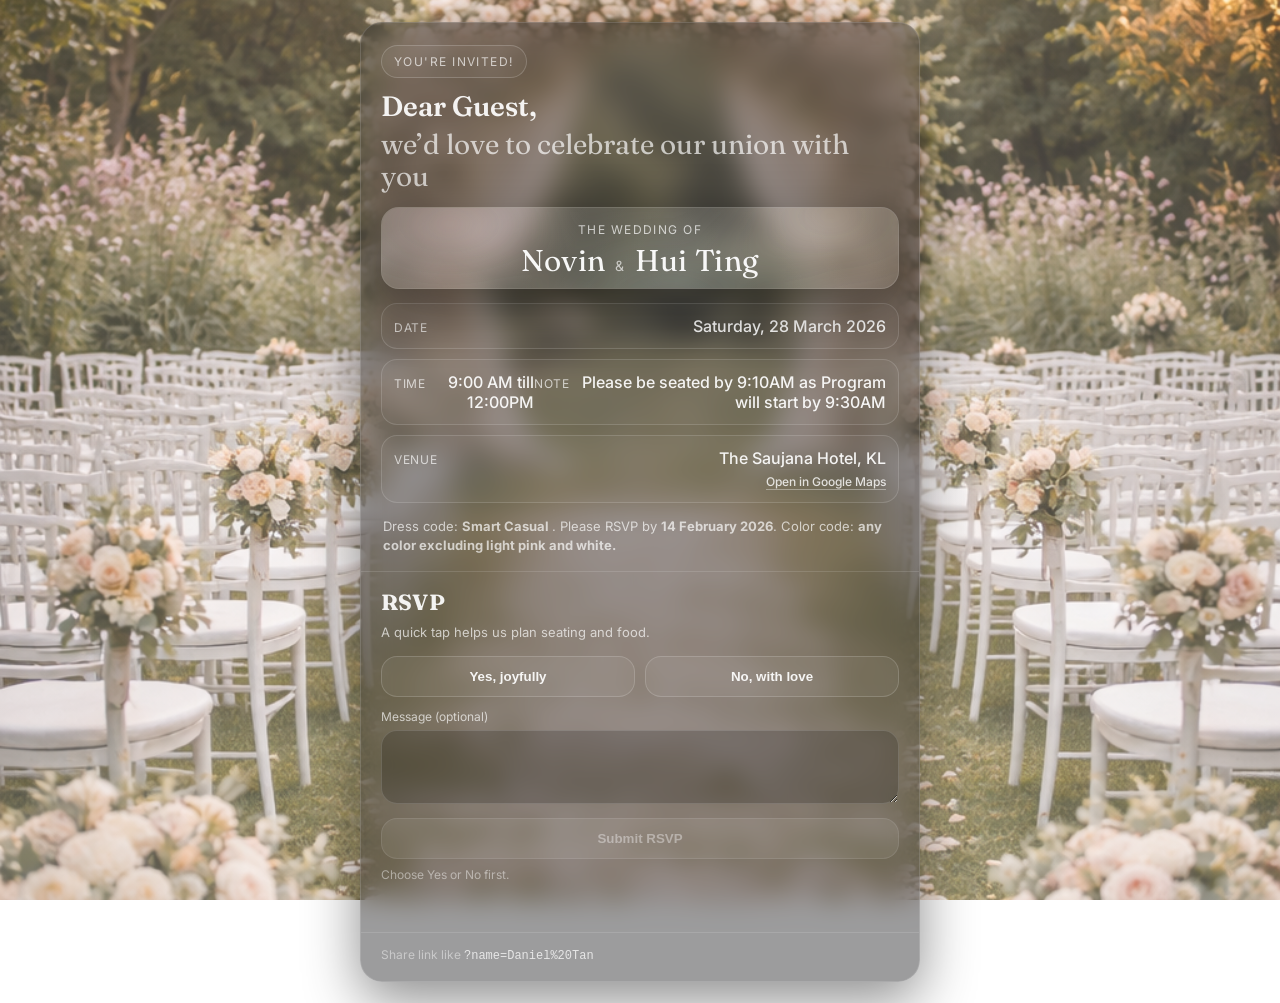
<file: index.html>
<!doctype html>
<html lang="en">
<head>
  <!-- Open Graph / WhatsApp -->
<meta property="og:type" content="website" />
<meta property="og:title" content="Novin & Hui Ting — Wedding Invitation" />
<meta property="og:description" content="You're invited to celebrate our wedding. Tap to RSVP." />
<meta property="og:image" content="https://logenbeastly.github.io/wedding-invite/assets/preview.jpg" />
<meta property="og:url" content="https://logenbeastly.github.io/wedding-invite/" />
<meta property="og:site_name" content="Wedding Invitation" />

<!-- Twitter (WhatsApp also respects this sometimes) -->
<meta name="twitter:card" content="summary_large_image" />
<meta name="twitter:title" content="Novin & Hui Ting — Wedding Invitation" />
<meta name="twitter:description" content="You're invited to celebrate our wedding. Tap to RSVP." />
<meta name="twitter:image" content="https://logenbeastly.github.io/wedding-invite/assets/preview.jpg" />

  <meta charset="utf-8" />
  <meta name="viewport" content="width=device-width, initial-scale=1" />
  <title>Wedding Invitation</title>
  <meta name="description" content="Wedding invitation and RSVP" />

  <link rel="preconnect" href="https://fonts.googleapis.com">
  <link rel="preconnect" href="https://fonts.gstatic.com" crossorigin>
  <link href="https://fonts.googleapis.com/css2?family=Fraunces:opsz,wght@9..144,400;9..144,600&family=Inter:wght@400;500;600&display=swap" rel="stylesheet">

  <link rel="stylesheet" href="./style.css" />
</head>

<body>
  <main class="wrap">
    <section class="card">

      <header class="hero">
        <div class="pill">You're invited!</div>

        <h1 class="title">
          <span id="guestName">Dear Guest~</span>,
          <span class="soft">we’d love to celebrate our union with you</span>
        </h1>

        <!-- Floral banner -->
        <div class="banner">
          <div class="banner-inner">
            <div class="banner-sub">The Wedding of</div>
            <div class="banner-names">
              <span id="coupleA">Novin</span>
              <span class="banner-amp">&</span>
              <span id="coupleB">Hui Ting</span>
            </div>
          </div>
        </div>

        <div class="details">
          <div class="detail">
            <div class="k">Date</div>
            <div class="v">Saturday, 28 March 2026</div>
          </div>
          <div class="detail">
            <div class="k">Time</div>
            <div class="v">9:00 AM till 12:00PM</div>
            <div class="k">Note</div>
            <div class="v">Please be seated by 9:10AM as Program will start by 9:30AM</div>
          </div>
          <div class="detail">
            <div class="k">Venue</div>
            <div class="v">
              The Saujana Hotel, KL<br>
              <a class="mapLink" id="mapLink"
                 href="https://maps.google.com/?q=The+Saujana+Hotel+Kuala+Lumpur"
                 target="_blank" rel="noopener">
                Open in Google Maps
              </a>
            </div>
          </div>
        </div>

        <p class="note">
          Dress code: <b>Smart Casual </b>. Please RSVP by <b>14 February 2026</b>.
          Color code: <b>any color excluding light pink and white.</b>
        </p>
      </header>

      <section class="rsvp">
        <h2 class="h2">RSVP</h2>
        <p class="sub">A quick tap helps us plan seating and food.</p>

        <!-- PATCH: removed Netlify attributes and hidden netlify fields -->
        <form id="rsvpForm">
          <input type="hidden" name="guest_name" id="guestNameField" />
          <input type="hidden" name="response" id="responseField" />
          <input type="hidden" name="pax" id="paxField" />

          <div class="choiceRow">
            <button type="button" class="btn" id="yesBtn">Yes, joyfully</button>
            <button type="button" class="btn" id="noBtn">No, with love</button>
          </div>

          <!-- Pax chips -->
          <div class="paxRow" id="paxRow">
            <div class="label">Number of pax</div>
            <div class="paxChips" id="paxChips">
              <button type="button" class="chip" data-pax="1">1</button>
              <button type="button" class="chip" data-pax="2">2</button>
              <button type="button" class="chip" data-pax="3">3</button>
              <button type="button" class="chip" data-pax="4">4</button>
              <button type="button" class="chip" data-pax="5">5</button>
              <button type="button" class="chip" data-pax="6">6</button>
              <button type="button" class="chip" data-pax="7">7</button>
              <button type="button" class="chip" data-pax="8">8</button>
            </div>
          </div>

          <div class="msgRow">
            <label class="label" for="message">Message (optional)</label>
            <textarea name="message" id="message" class="textarea" rows="3"></textarea>
          </div>

          <div class="actions">
            <button type="submit" class="btn primary" id="submitBtn" disabled>Submit RSVP</button>
            <div class="tiny" id="hint">Choose Yes or No first.</div>
          </div>

          <div class="status" id="status"></div>
        </form>
      </section>

      <footer class="footer">
        <div class="tiny">Share link like <code>?name=Daniel%20Tan</code></div>
      </footer>

    </section>
  </main>

  <script src="./script.js"></script>
</body>
</html>
</file>
<file: style.css>
:root{
  --bg: #0b0c10;
  --card: rgba(255,255,255,.06);
  --card2: rgba(255,255,255,.08);
  --text: rgba(255,255,255,.92);
  --muted: rgba(255,255,255,.68);
  --faint: rgba(255,255,255,.45);
  --stroke: rgba(255,255,255,.12);
  --radius: 22px;
  --shadow: 0 18px 55px rgba(0,0,0,.45);
}

*{ box-sizing:border-box; }
html,body{ height:100%; }

/* ===== PATCH: background image + readability overlay ===== */
body{
  margin:0;
  color: var(--text);
  font-family: Inter, system-ui, -apple-system, Segoe UI, Roboto, Arial, sans-serif;

  /* Put your image at ./assets/bg.png */
  background-image:
    linear-gradient(
  180deg,
  rgba(255,255,255,.18),
  rgba(255,255,255,.28)
),
    url("./assets/bg.png");
  background-size: cover;
  background-position: center;
  background-attachment: fixed;
}

/* Optional: on mobile, avoid scroll jank from fixed backgrounds */
@media (max-width: 768px){
  body{ background-attachment: scroll; }
}

.wrap{
  min-height:100%;
  display:grid;
  place-items:center;
  padding: 22px 14px;
}

/* ===== PATCH: stronger glass + blur for busy photo backgrounds ===== */
.card{
  width: min(560px, 100%);
  background: rgba(20,20,22,.42);
  border: 1px solid rgba(255,255,255,.14);
  border-radius: var(--radius);
  box-shadow: var(--shadow);
  backdrop-filter: blur(14px);
  -webkit-backdrop-filter: blur(14px);
  overflow:hidden;
}

/* ===== PATCH: subtle entrance animation (safe + classy) ===== */
@media (prefers-reduced-motion: no-preference){
  .card{
    animation: cardIn .45s ease-out both;
  }
  @keyframes cardIn{
    from{ transform: translateY(10px); opacity: 0; }
    to{ transform: translateY(0); opacity: 1; }
  }
}

.hero{
  padding: 22px 20px 16px;
}

.pill{
  display:inline-block;
  font-size: 12px;
  letter-spacing:.12em;
  text-transform: uppercase;
  color: var(--muted);
  border: 1px solid rgba(255,255,255,.18);
  border-radius: 999px;
  padding: 8px 12px;
  background: rgba(255,255,255,.04);
}

.title{
  margin: 12px 0 14px;
  font-family: Fraunces, serif;
  font-weight: 600;
  font-size: 28px;
  line-height: 1.15;
}
.soft{ color: var(--muted); font-weight: 400; display:block; margin-top:6px; }

/* ===== PATCH: Soft floral banner ===== */
.banner{
  margin: 14px 0 8px;
  position: relative;
  border-radius: 18px;
  overflow: hidden;
  border: 1px solid rgba(255,255,255,.16);
  background: rgba(255,255,255,.08);
  box-shadow: 0 18px 55px rgba(0,0,0,.35);
}
.banner::before{
  content:"";
  position:absolute;
  inset:-40px;
  background:
    radial-gradient(220px 120px at 18% 35%, rgba(255,223,235,.28), transparent 60%),
    radial-gradient(240px 140px at 82% 30%, rgba(255,238,210,.22), transparent 62%),
    radial-gradient(280px 160px at 55% 85%, rgba(214,255,234,.16), transparent 62%);
  filter: blur(10px);
  opacity: .9;
}
.banner::after{
  content:"";
  position:absolute;
  inset:0;
  background: linear-gradient(90deg, rgba(255,255,255,.08), rgba(255,255,255,.02));
  pointer-events:none;
}
.banner-inner{
  position: relative;
  padding: 14px 14px 12px;
  text-align: center;
}
.banner-sub{
  font-size: 12px;
  letter-spacing: .12em;
  text-transform: uppercase;
  color: rgba(255,255,255,.70);
}
.banner-names{
  margin-top: 8px;
  font-family: Fraunces, serif;
  font-size: 30px;
  line-height: 1.05;
  letter-spacing: .01em;
  color: rgba(255,255,255,.95);
  display:flex;
  justify-content:center;
  align-items: baseline;
  gap: 10px;
}
.banner-amp{
  font-family: Inter, system-ui, sans-serif;
  font-size: 14px;
  color: rgba(255,255,255,.65);
}

.names{
  display:flex;
  align-items:baseline;
  justify-content:center;
  gap: 10px;
  padding: 10px 12px 2px;
}
.big{
  font-family: Fraunces, serif;
  font-size: 34px;
  letter-spacing:.01em;
}
.amp{ color: var(--faint); font-size: 18px; }

.details{
  margin-top: 14px;
  display:grid;
  gap: 10px;
}
.detail{
  display:flex;
  justify-content:space-between;
  align-items:baseline;
  padding: 12px 12px;
  border: 1px solid rgba(255,255,255,.14);
  border-radius: 16px;
  background: rgba(255,255,255,.03);
}
.k{ color: var(--muted); font-size: 12px; letter-spacing:.06em; text-transform: uppercase; }
.v{ font-weight: 500; color: var(--text); text-align:right; }
.mapLink{
  display:inline-block;
  margin-top: 6px;
  font-size: 12px;
  color: rgba(255,255,255,.80);
  text-decoration: none;
  border-bottom: 1px solid rgba(255,255,255,.35);
}
.mapLink:hover{
  color: rgba(255,255,255,.95);
  border-bottom-color: rgba(255,255,255,.55);
}

.note{
  margin: 14px 2px 0;
  color: var(--muted);
  font-size: 13px;
  line-height: 1.45;
}

.rsvp{
  padding: 16px 20px 22px;
  border-top: 1px solid rgba(255,255,255,.12);
}

.h2{
  margin: 0;
  font-family: Fraunces, serif;
  font-size: 22px;
  letter-spacing:.01em;
}
.sub{
  margin: 8px 0 16px;
  color: var(--muted);
  font-size: 13px;
}

.choiceRow{
  display:grid;
  grid-template-columns: 1fr 1fr;
  gap: 10px;
  margin-bottom: 12px;
}

.btn{
  border: 1px solid rgba(255,255,255,.16);
  background: rgba(255,255,255,.05);
  color: var(--text);
  padding: 12px 12px;
  border-radius: 16px;
  font-weight: 600;
  cursor:pointer;
  transition: transform .05s ease, background .2s ease, border-color .2s ease, box-shadow .2s ease;
  touch-action: manipulation;
}
.btn:active{ transform: scale(.99); }
.btn:hover{ background: rgba(255,255,255,.08); }

.btn.selected{
  border-color: rgba(255,255,255,.45);
  background: rgba(255,255,255,.18);
  box-shadow: 0 10px 28px rgba(0,0,0,.35);
}

.paxRow{
  margin: 10px 0 12px;
  display:none;
}
.paxRow.show{ display:block; }

.label{
  display:block;
  font-size: 12px;
  color: var(--muted);
  margin: 0 0 6px;
}

/* ===== PATCH: Pax chips 1–8 ===== */
.paxChips{
  display:grid;
  grid-template-columns: repeat(4, 1fr);
  gap: 10px;
  margin-top: 8px;
}
.chip{
  padding: 12px 0;
  border-radius: 14px;
  border: 1px solid rgba(255,255,255,.18);
  background: rgba(255,255,255,.06);
  color: rgba(255,255,255,.9);
  font-weight: 600;
  font-size: 15px;
  cursor:pointer;
  transition: transform .05s ease, background .2s ease, border-color .2s ease, box-shadow .2s ease;
  touch-action: manipulation;
}
.chip:active{ transform: scale(.99); }
.chip:hover{ background: rgba(255,255,255,.10); }
.chip.selected{
  background: rgba(255,255,255,.22);
  border-color: rgba(255,255,255,.45);
  box-shadow: 0 8px 24px rgba(0,0,0,.35);
}
.chip:disabled{
  opacity:.45;
  cursor:not-allowed;
}

.textarea{
  width:100%;
  border-radius: 16px;
  border: 1px solid rgba(255,255,255,.14);
  background: rgba(0,0,0,.18);
  color: var(--text);
  padding: 12px 12px;
  font-size: 14px;
  outline:none;
}
.textarea{ resize: vertical; }

.actions{
  display:flex;
  flex-direction:column;
  gap: 8px;
  margin-top: 10px;
}

.btn.primary{
  background: rgba(255,255,255,.16);
  border-color: rgba(255,255,255,.22);
}
.btn.primary:disabled{
  opacity:.45;
  cursor:not-allowed;
}

.tiny{
  font-size: 12px;
  color: var(--faint);
}

.status{
  margin-top: 10px;
  font-size: 13px;
  color: var(--muted);
  min-height: 18px;
}

.hidden{ display:none; }

.footer{
  padding: 14px 20px 18px;
  border-top: 1px solid rgba(255,255,255,.12);
  color: var(--faint);
  font-size: 12px;
}
code{ color: rgba(255,255,255,.75); }
</file>
